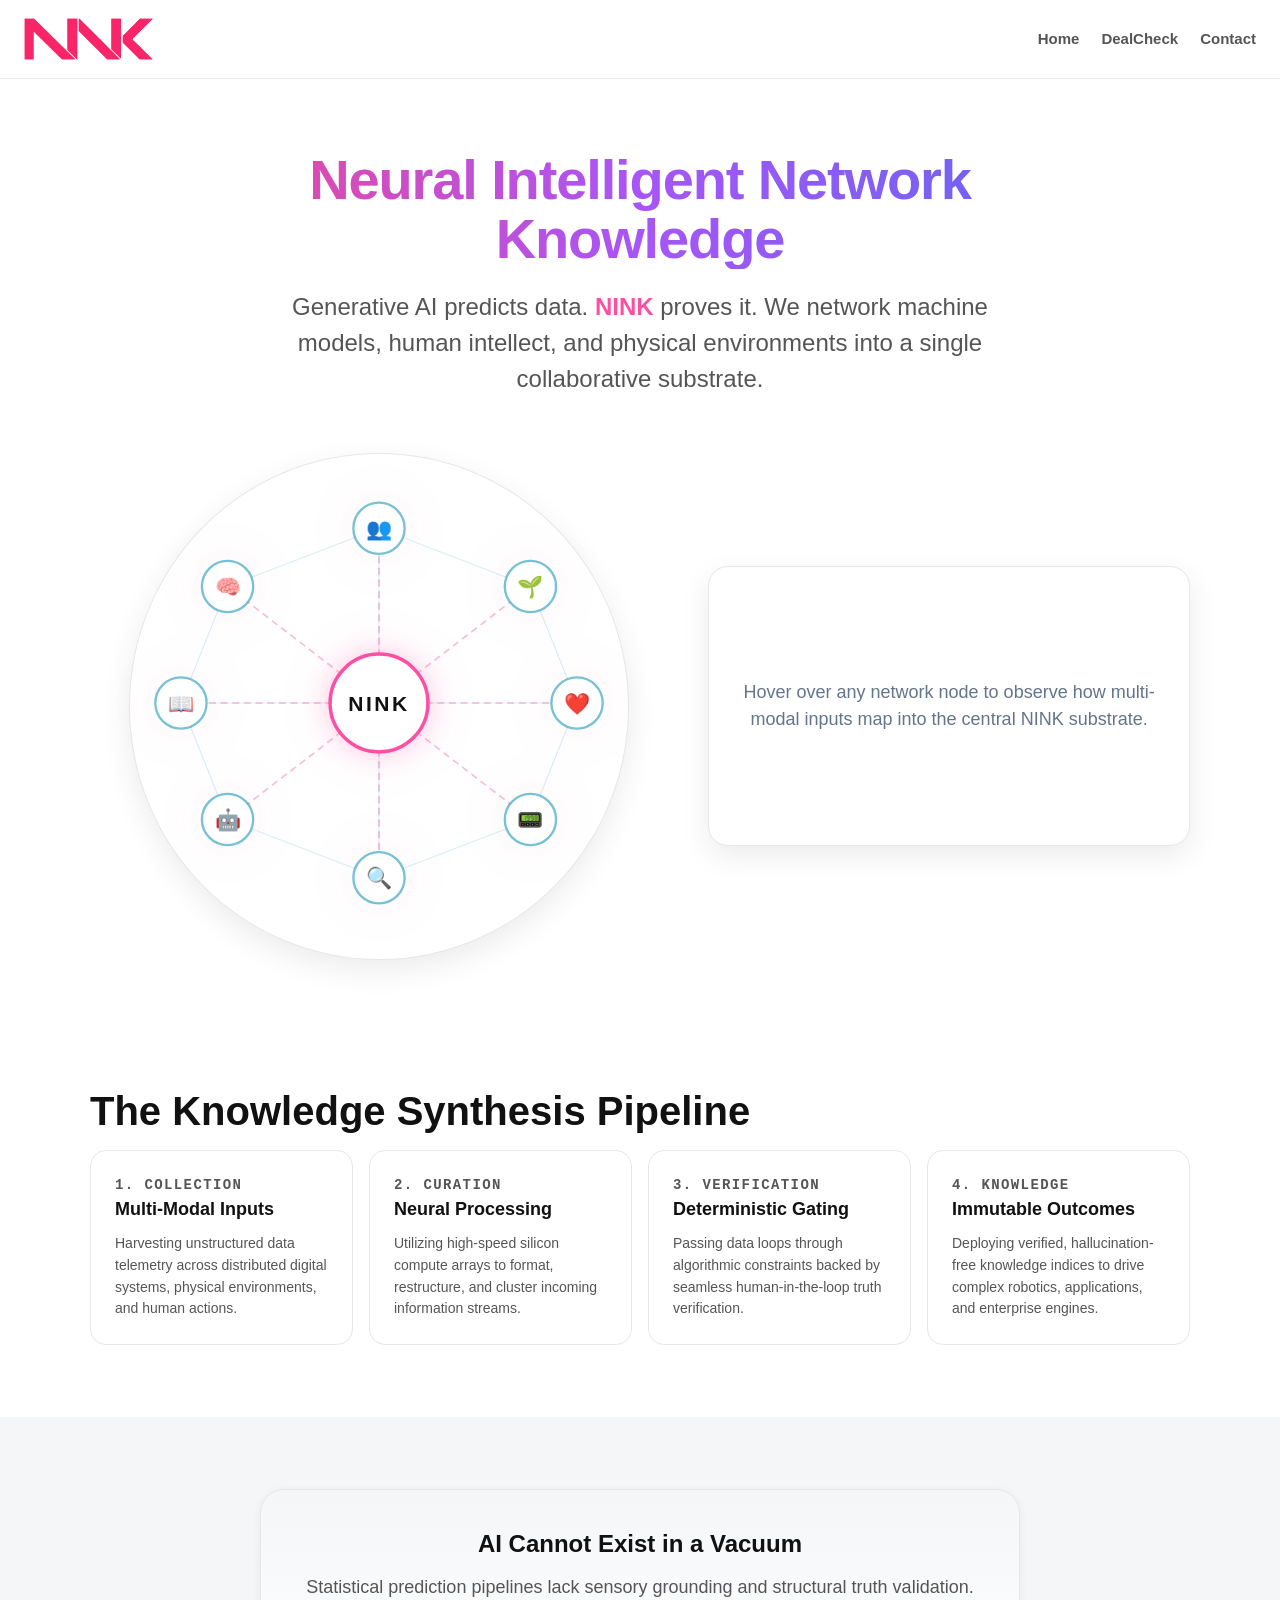
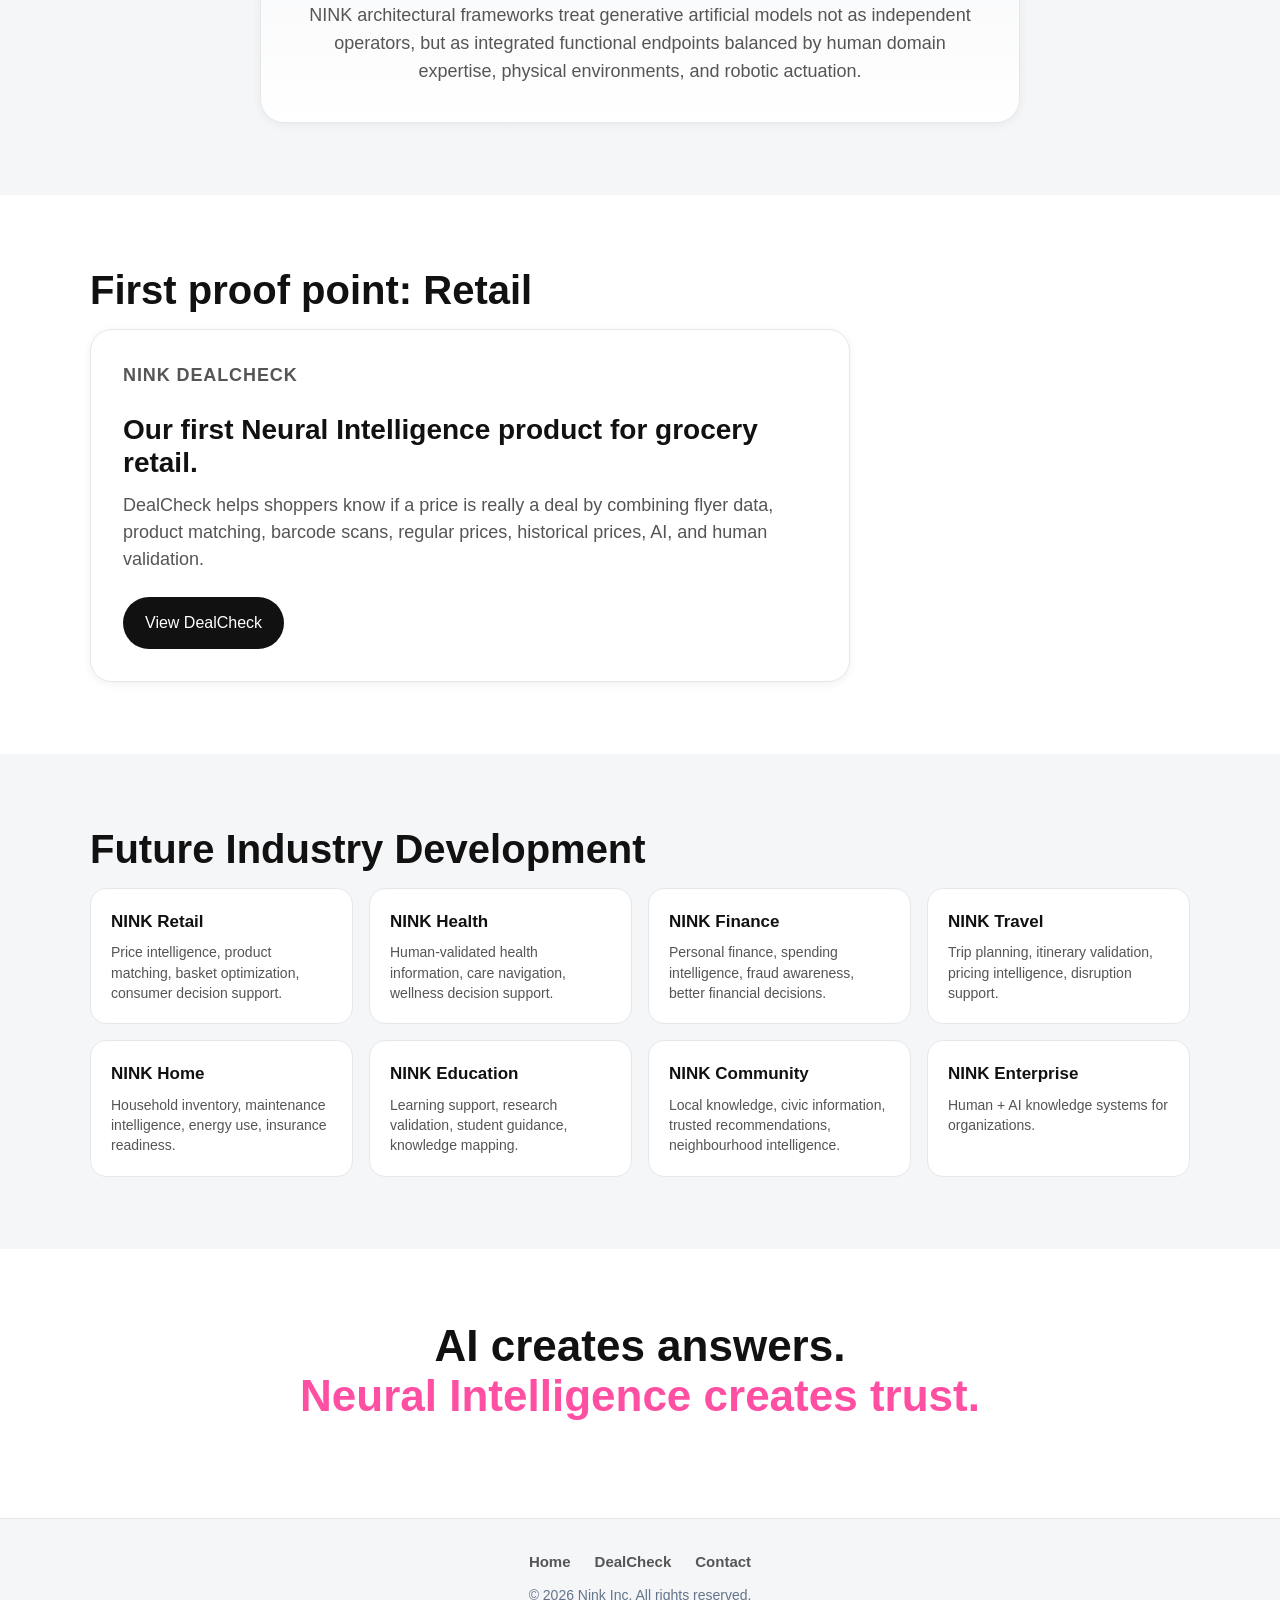
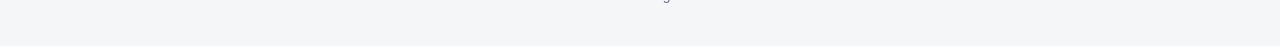
<file: index.html>
<!doctype html>
<html lang="en">
<head>
  <meta charset="utf-8">
  <meta name="viewport" content="width=device-width, initial-scale=1">
  <title>NINK — Neural Intelligence Networked Knowledge</title>
  <meta name="description" content="NINK builds trusted intelligence systems where humans, AI, and networks work together. AI predicts. Neural Intelligence validates.">
  <meta property="og:type" content="website">
  <meta property="og:title" content="NINK — Neural Intelligence Networked Knowledge">
  <meta property="og:description" content="Building trusted intelligence systems where humans, AI, and networks work together.">
  <meta property="og:image" content="https://www.nink.com/images/dealcheck-screenshot.png">
  <meta name="twitter:card" content="summary_large_image">
  <link rel="stylesheet" href="style.css?v=company-v4">
</head>
<body>
  <header class="site-header">
    <a class="logo" href="/"><img src="/images/nink-logo.png?v=4" alt="NINK" width="129" height="42"></a>
    <nav>
      <a href="/">Home</a>
      <a href="/dealcheck">DealCheck</a>
      <a href="/contact">Contact</a>
    </nav>
  </header>

  <main>
    <section class="landing-hero section-first">
      <div class="landing-hero-inner">
        <h1>Neural Intelligent Network Knowledge</h1>
        <p class="landing-hero-tagline">
          Generative AI predicts data. <strong>NINK</strong> proves it. We network machine models, human intellect, and physical environments into a single collaborative substrate.
        </p>
      </div>
    </section>

    <section class="network-section" aria-label="NINK network substrate">
      <div class="network-grid">
        <div class="network-diagram-wrap">
          <div class="network-diagram">
            <svg viewBox="0 0 400 400" role="img" aria-label="Interactive NINK network diagram">
              <g class="network-lines-muted">
                <line x1="200" y1="50" x2="330" y2="100" />
                <line x1="330" y1="100" x2="370" y2="200" />
                <line x1="370" y1="200" x2="330" y2="300" />
                <line x1="330" y1="300" x2="200" y2="350" />
                <line x1="200" y1="350" x2="70" y2="300" />
                <line x1="70" y1="300" x2="30" y2="200" />
                <line x1="30" y1="200" x2="70" y2="100" />
                <line x1="70" y1="100" x2="200" y2="50" />
                <line x1="200" y1="50" x2="200" y2="350" />
                <line x1="30" y1="200" x2="370" y2="200" />
              </g>
              <g class="network-lines-active">
                <line x1="200" y1="200" x2="200" y2="50" />
                <line x1="200" y1="200" x2="330" y2="100" />
                <line x1="200" y1="200" x2="370" y2="200" />
                <line x1="200" y1="200" x2="330" y2="300" />
                <line x1="200" y1="200" x2="200" y2="350" />
                <line x1="200" y1="200" x2="70" y2="300" />
                <line x1="200" y1="200" x2="30" y2="200" />
                <line x1="200" y1="200" x2="70" y2="100" />
              </g>
              <g transform="translate(200,200)">
                <circle r="42" class="network-hub-ring" />
                <text text-anchor="middle" dominant-baseline="central" class="network-hub-label">NINK</text>
              </g>
              <g id="network-nodes"></g>
            </svg>
          </div>
        </div>

        <div id="context-panel" class="context-panel">
          <p class="context-panel-default">
            Hover over any network node to observe how multi-modal inputs map into the central NINK substrate.
          </p>
        </div>
      </div>
    </section>

    <section class="section">
      <div class="section-inner">
        <h2>The Knowledge Synthesis Pipeline</h2>
        <div class="pipeline-grid">
          <article class="pipeline-card">
            <p class="pipeline-step">1. Collection</p>
            <h4>Multi-Modal Inputs</h4>
            <p>Harvesting unstructured data telemetry across distributed digital systems, physical environments, and human actions.</p>
          </article>
          <article class="pipeline-card">
            <p class="pipeline-step">2. Curation</p>
            <h4>Neural Processing</h4>
            <p>Utilizing high-speed silicon compute arrays to format, restructure, and cluster incoming information streams.</p>
          </article>
          <article class="pipeline-card">
            <p class="pipeline-step">3. Verification</p>
            <h4>Deterministic Gating</h4>
            <p>Passing data loops through algorithmic constraints backed by seamless human-in-the-loop truth verification.</p>
          </article>
          <article class="pipeline-card">
            <p class="pipeline-step">4. Knowledge</p>
            <h4>Immutable Outcomes</h4>
            <p>Deploying verified, hallucination-free knowledge indices to drive complex robotics, applications, and enterprise engines.</p>
          </article>
        </div>
      </div>
    </section>

    <section class="section section-muted">
      <div class="section-inner">
        <div class="vacuum-callout">
          <h3>AI Cannot Exist in a Vacuum</h3>
          <p>Statistical prediction pipelines lack sensory grounding and structural truth validation. NINK architectural frameworks treat generative artificial models not as independent operators, but as integrated functional endpoints balanced by human domain expertise, physical environments, and robotic actuation.</p>
        </div>
      </div>
    </section>

    <section class="section">
      <div class="section-inner">
        <h2>First proof point: Retail</h2>
        <article class="product-spotlight">
          <p class="product-label">NINK DealCheck</p>
          <h3>Our first Neural Intelligence product for grocery retail.</h3>
          <p>DealCheck helps shoppers know if a price is really a deal by combining flyer data, product matching, barcode scans, regular prices, historical prices, AI, and human validation.</p>
          <a class="button primary" href="/dealcheck">View DealCheck</a>
        </article>
      </div>
    </section>

    <section class="section section-muted">
      <div class="section-inner">
        <h2>Future Industry Development</h2>
        <div class="industry-grid">
          <article class="industry-card">
            <h3>NINK Retail</h3>
            <p>Price intelligence, product matching, basket optimization, consumer decision support.</p>
          </article>
          <article class="industry-card">
            <h3>NINK Health</h3>
            <p>Human-validated health information, care navigation, wellness decision support.</p>
          </article>
          <article class="industry-card">
            <h3>NINK Finance</h3>
            <p>Personal finance, spending intelligence, fraud awareness, better financial decisions.</p>
          </article>
          <article class="industry-card">
            <h3>NINK Travel</h3>
            <p>Trip planning, itinerary validation, pricing intelligence, disruption support.</p>
          </article>
          <article class="industry-card">
            <h3>NINK Home</h3>
            <p>Household inventory, maintenance intelligence, energy use, insurance readiness.</p>
          </article>
          <article class="industry-card">
            <h3>NINK Education</h3>
            <p>Learning support, research validation, student guidance, knowledge mapping.</p>
          </article>
          <article class="industry-card">
            <h3>NINK Community</h3>
            <p>Local knowledge, civic information, trusted recommendations, neighbourhood intelligence.</p>
          </article>
          <article class="industry-card">
            <h3>NINK Enterprise</h3>
            <p>Human + AI knowledge systems for organizations.</p>
          </article>
        </div>
      </div>
    </section>

    <section class="section closing-section">
      <div class="section-inner closing-inner">
        <p class="closing-line">AI creates answers.</p>
        <p class="closing-line closing-accent">Neural Intelligence creates trust.</p>
      </div>
    </section>
  </main>

  <footer class="site-footer">
    <nav class="footer-nav">
      <a href="/">Home</a>
      <a href="/dealcheck">DealCheck</a>
      <a href="/contact">Contact</a>
    </nav>
    <p class="copyright">© 2026 Nink Inc. All rights reserved.</p>
  </footer>

  <script src="network.js?v=1" defer></script>
</body>
</html>
</file>
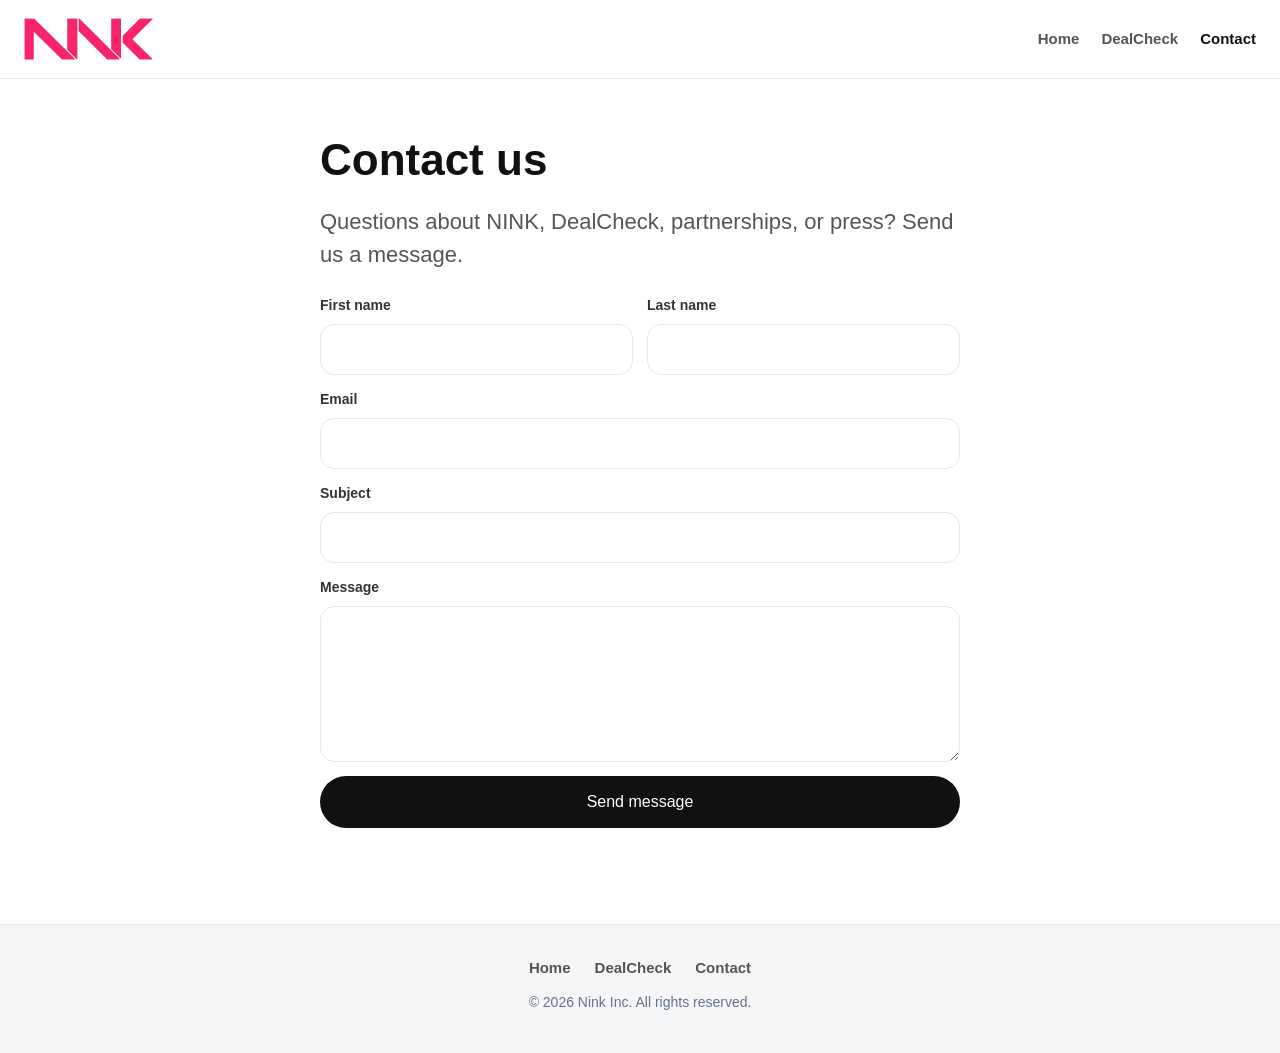
<file: contact.html>
<!doctype html>
<html lang="en">
<head>
  <meta charset="utf-8">
  <meta name="viewport" content="width=device-width, initial-scale=1">
  <title>Contact — NINK</title>
  <meta name="description" content="Contact Nink Inc.">
  <link rel="stylesheet" href="style.css?v=company-v3">
</head>
<body>
  <header class="site-header">
    <a class="logo" href="/"><img src="/images/nink-logo.png?v=4" alt="NINK" width="129" height="42"></a>
    <nav>
      <a href="/">Home</a>
      <a href="/dealcheck">DealCheck</a>
      <a href="/contact" class="active">Contact</a>
    </nav>
  </header>

  <main>
    <section class="section contact-page">
      <div class="section-inner contact-inner">
        <h1>Contact us</h1>
        <p class="section-lead">Questions about NINK, DealCheck, partnerships, or press? Send us a message.</p>
        <form id="contact-form" class="contact-form" novalidate>
          <div class="field-row">
            <label>
              First name
              <input type="text" name="first_name" autocomplete="given-name" required maxlength="80">
            </label>
            <label>
              Last name
              <input type="text" name="last_name" autocomplete="family-name" required maxlength="80">
            </label>
          </div>
          <label>
            Email
            <input type="email" name="email" autocomplete="email" required maxlength="254">
          </label>
          <label>
            Subject
            <input type="text" name="subject" required maxlength="120">
          </label>
          <label>
            Message
            <textarea name="message" rows="6" required maxlength="4000"></textarea>
          </label>
          <button class="button primary" type="submit">Send message</button>
        </form>
        <p id="contact-status" class="waitlist-status" hidden role="status"></p>
      </div>
    </section>
  </main>

  <footer class="site-footer">
    <nav class="footer-nav">
      <a href="/">Home</a>
      <a href="/dealcheck">DealCheck</a>
      <a href="/contact">Contact</a>
    </nav>
    <p class="copyright">© 2026 Nink Inc. All rights reserved.</p>
  </footer>

  <script src="contact.js"></script>
</body>
</html>
</file>
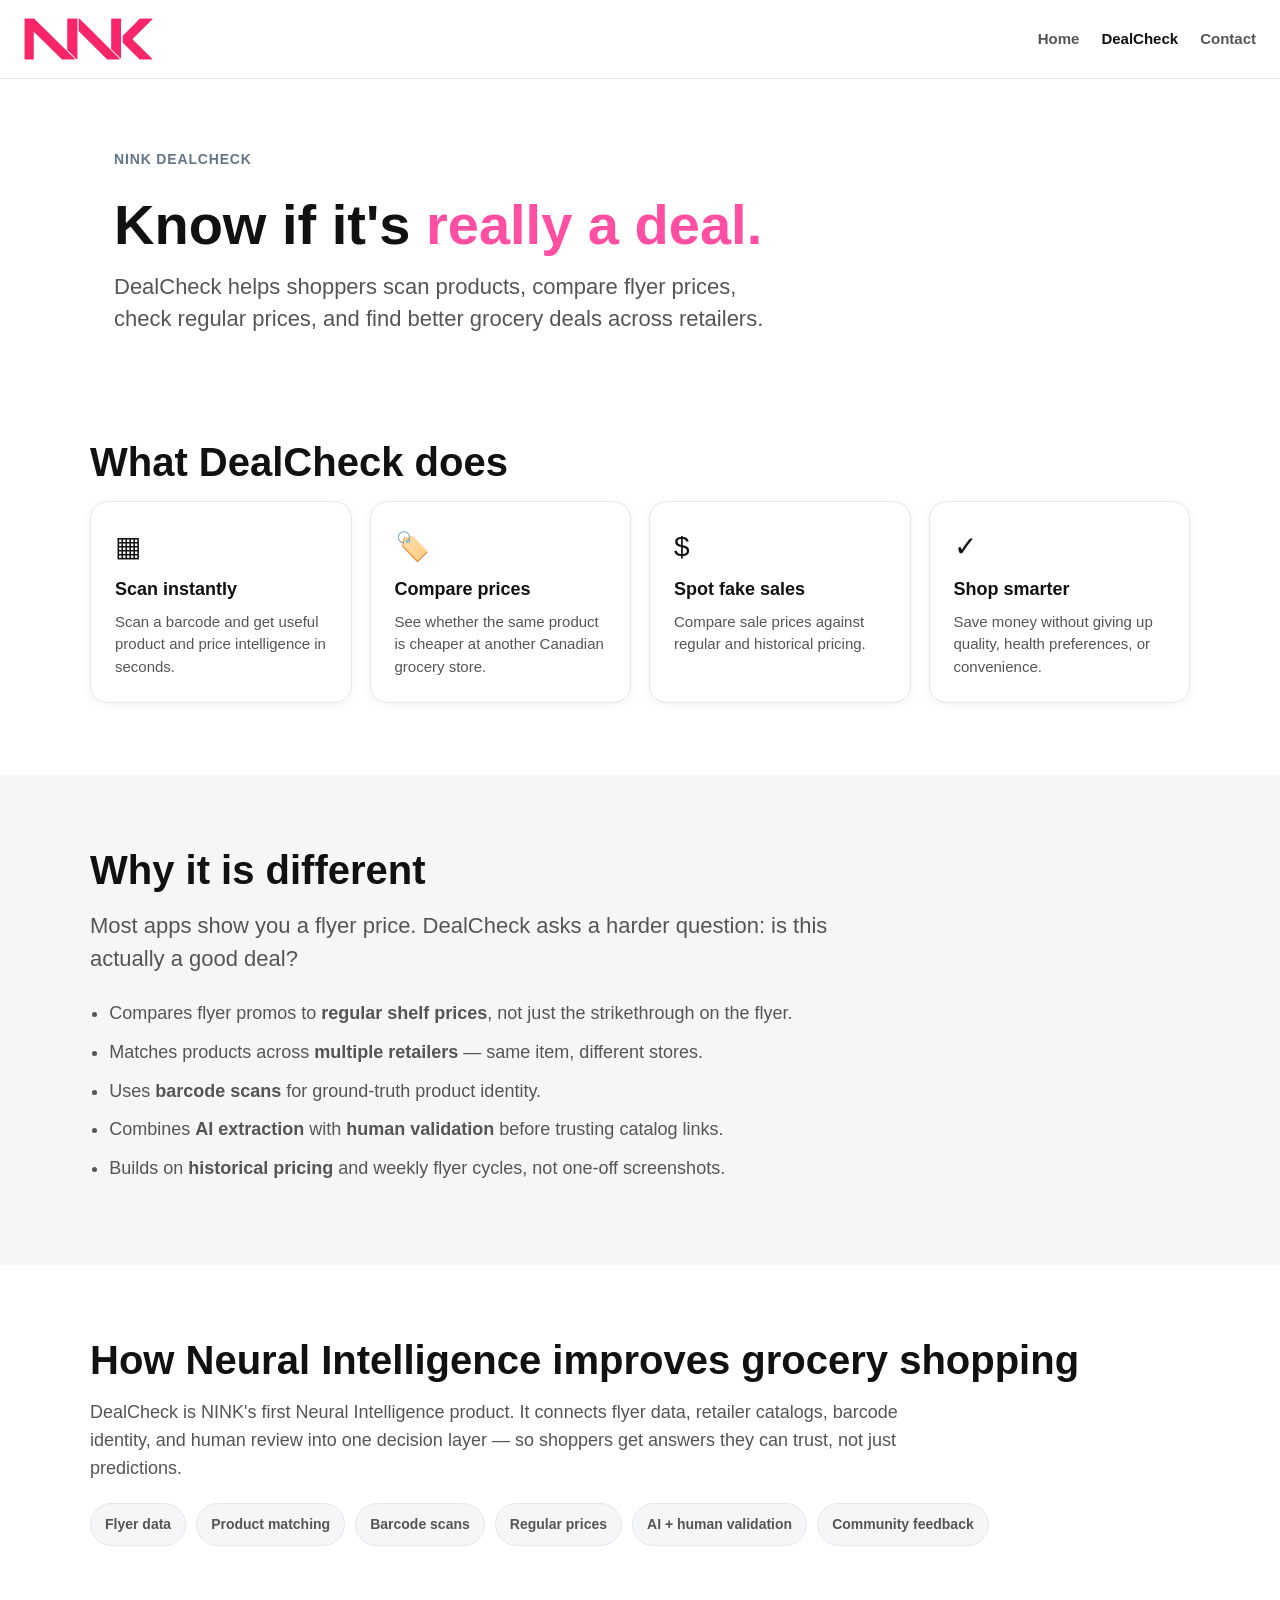
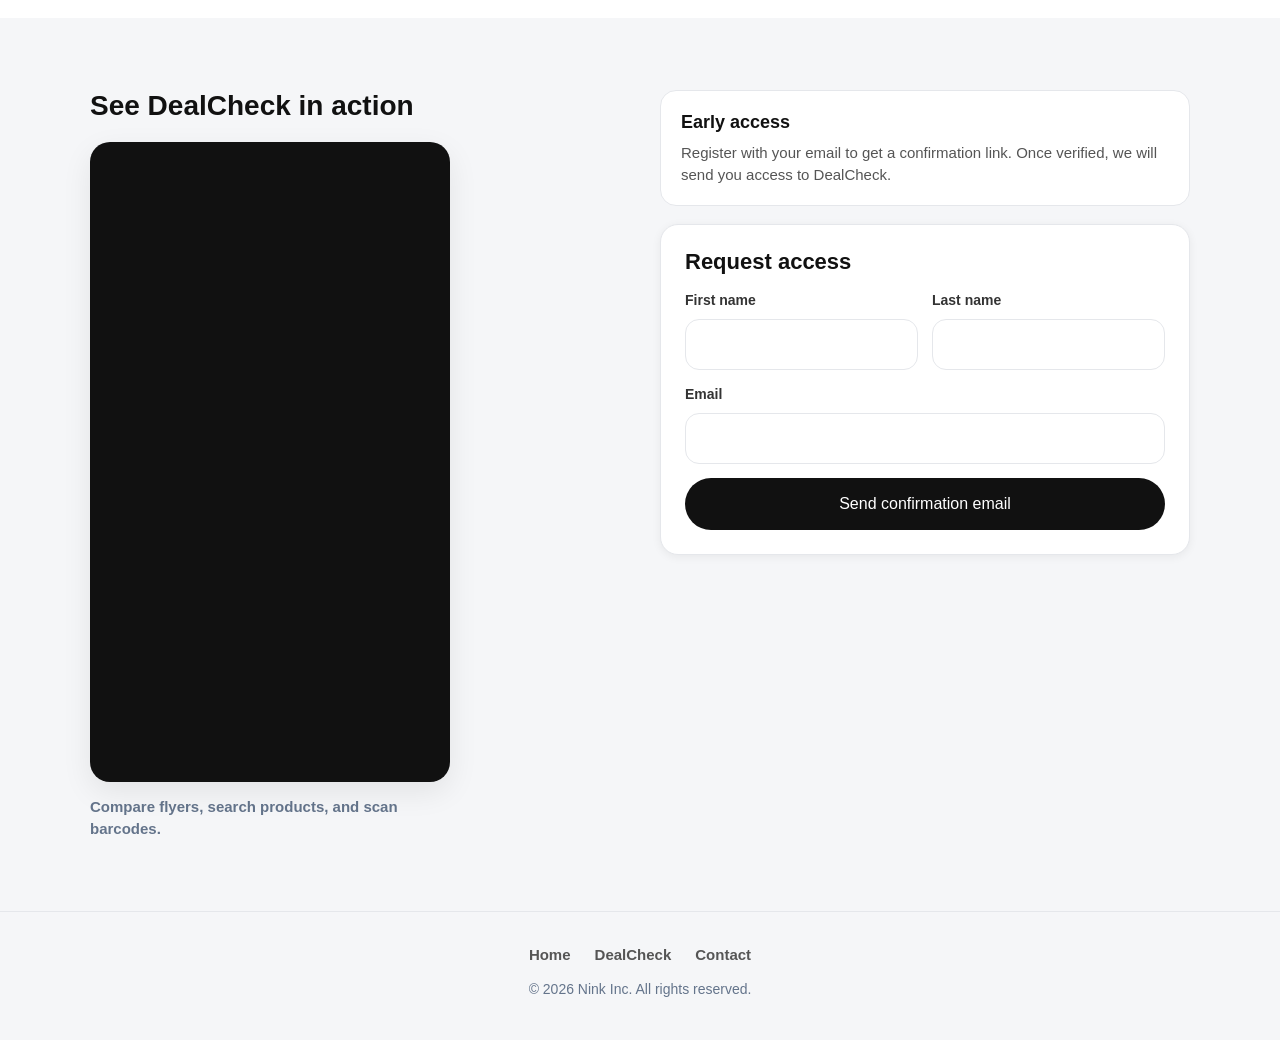
<file: dealcheck.html>
<!doctype html>
<html lang="en">
<head>
  <meta charset="utf-8">
  <meta name="viewport" content="width=device-width, initial-scale=1">
  <title>NINK DealCheck — Know if it's really a deal</title>
  <meta name="description" content="NINK DealCheck helps shoppers scan products, compare flyer prices, check regular prices, and find better grocery deals across retailers.">
  <meta property="og:type" content="website">
  <meta property="og:title" content="NINK DealCheck">
  <meta property="og:description" content="Scan, compare, and save on groceries. See whether a flyer deal is actually a deal.">
  <meta property="og:image" content="https://www.nink.com/images/dealcheck-screenshot.png">
  <meta name="twitter:card" content="summary_large_image">
  <link rel="stylesheet" href="style.css?v=company-v3">
</head>
<body>
  <header class="site-header">
    <a class="logo" href="/"><img src="/images/nink-logo.png?v=4" alt="NINK" width="129" height="42"></a>
    <nav>
      <a href="/">Home</a>
      <a href="/dealcheck" class="active">DealCheck</a>
      <a href="/contact">Contact</a>
    </nav>
  </header>

  <main>
    <section class="hero hero-product">
      <div class="hero-copy">
        <p class="eyebrow">NINK DealCheck</p>
        <h1>Know if it's <span>really a deal.</span></h1>
        <p class="lead">DealCheck helps shoppers scan products, compare flyer prices, check regular prices, and find better grocery deals across retailers.</p>
      </div>
    </section>

    <section id="what" class="section">
      <div class="section-inner">
        <h2>What DealCheck does</h2>
        <div class="features">
          <article>
            <div class="icon">▦</div>
            <h3>Scan instantly</h3>
            <p>Scan a barcode and get useful product and price intelligence in seconds.</p>
          </article>
          <article>
            <div class="icon">🏷️</div>
            <h3>Compare prices</h3>
            <p>See whether the same product is cheaper at another Canadian grocery store.</p>
          </article>
          <article>
            <div class="icon">$</div>
            <h3>Spot fake sales</h3>
            <p>Compare sale prices against regular and historical pricing.</p>
          </article>
          <article>
            <div class="icon">✓</div>
            <h3>Shop smarter</h3>
            <p>Save money without giving up quality, health preferences, or convenience.</p>
          </article>
        </div>
      </div>
    </section>

    <section id="different" class="section section-muted">
      <div class="section-inner">
        <h2>Why it is different</h2>
        <p class="section-lead">Most apps show you a flyer price. DealCheck asks a harder question: is this actually a good deal?</p>
        <ul class="bullet-list">
          <li>Compares flyer promos to <strong>regular shelf prices</strong>, not just the strikethrough on the flyer.</li>
          <li>Matches products across <strong>multiple retailers</strong> — same item, different stores.</li>
          <li>Uses <strong>barcode scans</strong> for ground-truth product identity.</li>
          <li>Combines <strong>AI extraction</strong> with <strong>human validation</strong> before trusting catalog links.</li>
          <li>Builds on <strong>historical pricing</strong> and weekly flyer cycles, not one-off screenshots.</li>
        </ul>
      </div>
    </section>

    <section id="neural" class="section">
      <div class="section-inner">
        <h2>How Neural Intelligence improves grocery shopping</h2>
        <p class="section-body">DealCheck is NINK's first Neural Intelligence product. It connects flyer data, retailer catalogs, barcode identity, and human review into one decision layer — so shoppers get answers they can trust, not just predictions.</p>
        <div class="ni-pillars">
          <span>Flyer data</span>
          <span>Product matching</span>
          <span>Barcode scans</span>
          <span>Regular prices</span>
          <span>AI + human validation</span>
          <span>Community feedback</span>
        </div>
      </div>
    </section>

    <section class="section section-video">
      <div class="section-inner video-signup-grid">
        <div id="video" class="hero-visual" aria-label="DealCheck promo video">
          <h2>See DealCheck in action</h2>
          <div class="promo-shorts-wrap">
            <div class="promo-shorts">
              <iframe
                src="https://www.youtube.com/embed/5iUbYX6hrE4?rel=0"
                title="Nink's DealCheck"
                allow="accelerometer; autoplay; clipboard-write; encrypted-media; gyroscope; picture-in-picture; web-share"
                allowfullscreen
              ></iframe>
            </div>
            <p class="promo-caption">Compare flyers, search products, and scan barcodes.</p>
          </div>
        </div>

        <div id="access" class="waitlist-block">
          <div class="coming-soon">
            <strong>Early access</strong>
            <p>Register with your email to get a confirmation link. Once verified, we will send you access to DealCheck.</p>
          </div>
          <section class="waitlist-panel" aria-labelledby="waitlist-heading">
            <h2 id="waitlist-heading">Request access</h2>
            <form id="waitlist-form" class="waitlist-form" novalidate>
              <div class="field-row">
                <label>
                  First name
                  <input type="text" name="first_name" autocomplete="given-name" required maxlength="80">
                </label>
                <label>
                  Last name
                  <input type="text" name="last_name" autocomplete="family-name" required maxlength="80">
                </label>
              </div>
              <label>
                Email
                <input type="email" name="email" autocomplete="email" required maxlength="254">
              </label>
              <button class="button primary" type="submit">Send confirmation email</button>
            </form>
            <p id="waitlist-status" class="waitlist-status" hidden role="status"></p>
          </section>
        </div>
      </div>
    </section>
  </main>

  <footer class="site-footer">
    <nav class="footer-nav">
      <a href="/">Home</a>
      <a href="/dealcheck">DealCheck</a>
      <a href="/contact">Contact</a>
    </nav>
    <p class="copyright">© 2026 Nink Inc. All rights reserved.</p>
  </footer>

  <script src="register.js"></script>
</body>
</html>
</file>
<file: style.css>
:root {
  --bg: #ffffff;
  --bg-muted: #f5f6f8;
  --surface: #fff;
  --ink: #111;
  --muted: #555;
  --subtle: #64748b;
  --accent: #ff4fa3;
  --accent-teal: #0891b2;
  --border: #e5e7eb;
  --shadow: 0 2px 10px rgba(0, 0, 0, 0.06);
  --shadow-lg: 0 10px 30px rgba(0, 0, 0, 0.08);
}

@keyframes fadeIn {
  from {
    opacity: 0;
    transform: translateY(4px);
  }
  to {
    opacity: 1;
    transform: translateY(0);
  }
}

@keyframes dash {
  to {
    stroke-dashoffset: -20;
  }
}

* {
  box-sizing: border-box;
}

body {
  margin: 0;
  font-family: Arial, Helvetica, sans-serif;
  background: var(--bg);
  color: var(--ink);
  line-height: 1.5;
}

a {
  text-decoration: none;
  color: inherit;
}

.site-header {
  display: flex;
  justify-content: space-between;
  align-items: center;
  padding: 18px 24px;
  background: var(--bg);
  border-bottom: 1px solid var(--border);
  position: sticky;
  top: 0;
  z-index: 20;
}

.site-header nav {
  display: flex;
  gap: 22px;
}

.site-header nav a {
  color: var(--muted);
  font-weight: 700;
  font-size: 15px;
}

.site-header nav a:hover,
.site-header nav a.active {
  color: var(--ink);
}

.logo {
  display: inline-flex;
  line-height: 0;
}

.logo img {
  display: block;
  height: 42px;
  width: auto;
}

.hero h1 span,
.closing-accent {
  color: var(--accent);
}

.section-first {
  padding-top: 56px;
}

.landing-hero {
  padding: 72px 24px 32px;
  text-align: center;
}

.landing-hero-inner {
  max-width: 900px;
  margin: 0 auto;
}

.landing-hero h1 {
  margin: 0 0 20px;
  font-size: clamp(32px, 6vw, 56px);
  font-weight: 900;
  line-height: 1.05;
  letter-spacing: -0.02em;
  background: linear-gradient(90deg, #ec4899, #a855f7, #6366f1);
  -webkit-background-clip: text;
  background-clip: text;
  color: transparent;
}

.landing-hero-tagline {
  margin: 0 auto;
  max-width: 720px;
  font-size: clamp(18px, 2.5vw, 24px);
  line-height: 1.5;
  color: var(--muted);
  font-weight: 500;
}

.landing-hero-tagline strong {
  color: var(--accent);
}

.network-section {
  padding: 24px 24px 56px;
}

.network-grid {
  max-width: 1100px;
  margin: 0 auto;
  display: grid;
  grid-template-columns: 1.2fr 1fr;
  gap: 40px;
  align-items: center;
}

.network-diagram-wrap {
  display: flex;
  justify-content: center;
}

.network-diagram {
  width: min(100%, 500px);
  aspect-ratio: 1;
  padding: 16px;
  border-radius: 50%;
  background: var(--bg);
  border: 1px solid var(--border);
  box-shadow: var(--shadow-lg);
}

.network-diagram svg {
  width: 100%;
  height: 100%;
  filter: drop-shadow(0 0 24px rgba(236, 72, 153, 0.08));
}

.network-lines-muted {
  stroke: rgba(8, 145, 178, 0.18);
  stroke-width: 1;
  opacity: 0.85;
}

.network-lines-active {
  stroke: rgba(236, 72, 153, 0.35);
  stroke-width: 1.5;
  stroke-dasharray: 6 4;
  animation: dash 2s linear infinite;
}

.network-hub-ring {
  fill: var(--bg);
  stroke: var(--accent);
  stroke-width: 3;
  filter: drop-shadow(0 0 12px rgba(255, 79, 163, 0.25));
}

.network-hub-label {
  fill: var(--ink);
  font-weight: 900;
  font-size: 18px;
  letter-spacing: 0.12em;
}

.network-node {
  cursor: pointer;
  outline: none;
}

.network-node-circle {
  fill: var(--surface);
  stroke: rgba(8, 145, 178, 0.55);
  stroke-width: 2;
  transition: fill 0.2s ease, stroke 0.2s ease, filter 0.2s ease;
}

.network-node:hover .network-node-circle,
.network-node:focus-visible .network-node-circle,
.network-node-circle--active {
  fill: #f0fdfa;
  stroke: var(--accent-teal);
  stroke-width: 2.5;
  filter: drop-shadow(0 0 8px rgba(8, 145, 178, 0.35));
}

.network-node-icon {
  font-size: 18px;
  user-select: none;
  pointer-events: none;
}

.context-panel {
  min-height: 280px;
  padding: 28px;
  border-radius: 20px;
  border: 1px solid var(--border);
  background: var(--surface);
  box-shadow: var(--shadow-lg);
  display: flex;
  flex-direction: column;
  justify-content: center;
  transition: border-color 0.2s ease;
}

.context-panel-default {
  margin: 0;
  text-align: center;
  color: var(--subtle);
  font-size: 18px;
  line-height: 1.5;
  font-weight: 500;
}

.context-panel-content--active {
  animation: fadeIn 0.3s ease-out forwards;
}

.context-panel-head {
  display: flex;
  align-items: center;
  gap: 12px;
  margin-bottom: 12px;
}

.context-panel-icon {
  font-size: 32px;
  line-height: 1;
}

.context-panel-content h3 {
  margin: 0;
  font-size: 24px;
  color: var(--accent-teal);
}

.context-panel-content p {
  margin: 0;
  color: var(--muted);
  font-size: 18px;
  line-height: 1.55;
}

.context-panel-status {
  margin-top: 16px !important;
  font-size: 11px !important;
  font-weight: 800;
  letter-spacing: 0.12em;
  text-transform: uppercase;
  color: var(--accent) !important;
}

.pipeline-grid {
  display: grid;
  grid-template-columns: repeat(4, 1fr);
  gap: 16px;
}

.pipeline-card {
  background: var(--surface);
  border: 1px solid var(--border);
  border-radius: 16px;
  padding: 24px;
  transition: border-color 0.2s ease, box-shadow 0.2s ease;
}

.pipeline-card:hover {
  border-color: #d1d5db;
  box-shadow: var(--shadow);
}

.pipeline-step {
  margin: 0 0 10px;
  font-size: 11px;
  font-weight: 800;
  letter-spacing: 0.1em;
  text-transform: uppercase;
  color: var(--accent);
  font-family: ui-monospace, SFMono-Regular, Menlo, Consolas, monospace;
}

.pipeline-card h4 {
  margin: 0 0 10px;
  font-size: 18px;
  color: var(--ink);
}

.pipeline-card p {
  margin: 0;
  font-size: 14px;
  line-height: 1.55;
  color: var(--muted);
}

.vacuum-callout {
  max-width: 760px;
  margin: 0 auto;
  padding: 36px 32px;
  border-radius: 24px;
  border: 1px solid var(--border);
  background: linear-gradient(180deg, var(--bg-muted) 0%, var(--bg) 100%);
  text-align: center;
  box-shadow: var(--shadow);
}

.vacuum-callout h3 {
  margin: 0 0 12px;
  font-size: 24px;
  color: var(--ink);
}

.vacuum-callout p {
  margin: 0;
  font-size: 18px;
  line-height: 1.55;
  color: var(--muted);
}

.section {
  padding: 72px 24px;
}

.section-muted {
  background: var(--bg-muted);
}

.section-inner {
  max-width: 1100px;
  margin: 0 auto;
}

.section h2 {
  font-size: clamp(28px, 4vw, 40px);
  margin: 0 0 16px;
  line-height: 1.15;
}

.section-lead {
  font-size: clamp(18px, 2.2vw, 22px);
  color: var(--muted);
  max-width: 760px;
  margin: 0 0 24px;
  line-height: 1.5;
}

.section-body {
  font-size: 18px;
  color: var(--muted);
  max-width: 820px;
  margin: 0;
  line-height: 1.55;
}

.section-note {
  color: var(--subtle);
  font-size: 15px;
  font-weight: 600;
  margin: 0 0 24px;
}

.hero-company {
  padding: 88px 24px 72px;
  max-width: 900px;
  margin: 0 auto;
  text-align: left;
}

.hero-company h1 {
  font-size: clamp(56px, 10vw, 96px);
  line-height: 0.95;
  margin: 12px 0 20px;
  letter-spacing: 0.06em;
}

.hero-tagline {
  font-size: clamp(20px, 3vw, 28px);
  color: var(--muted);
  max-width: 720px;
  margin: 0 0 32px;
  line-height: 1.45;
}

.hero-actions {
  display: flex;
  flex-wrap: wrap;
  gap: 14px;
}

.hero-product {
  padding: 56px 24px 32px;
  max-width: 1100px;
  margin: 0 auto;
}

.hero-product h1 {
  font-size: clamp(36px, 6vw, 56px);
  line-height: 1.05;
  margin: 12px 0 16px;
}

.eyebrow {
  display: inline-block;
  color: var(--subtle);
  font-weight: 800;
  font-size: 14px;
  letter-spacing: 0.06em;
  text-transform: uppercase;
}

.lead {
  font-size: clamp(18px, 2.5vw, 22px);
  line-height: 1.45;
  max-width: 680px;
  color: var(--muted);
  margin: 0;
}

.button {
  padding: 14px 22px;
  border-radius: 999px;
  font-weight: 800;
  display: inline-block;
  border: 0;
  cursor: pointer;
  font: inherit;
}

.button:disabled {
  opacity: 0.65;
  cursor: not-allowed;
}

.primary {
  background: var(--ink);
  color: #fff;
}

.secondary {
  background: var(--surface);
  border: 2px solid var(--ink);
  color: var(--ink);
}

.ni-compare {
  display: grid;
  grid-template-columns: 1fr 1fr;
  gap: 18px;
  margin: 28px 0;
}

.ni-card {
  background: var(--surface);
  border: 1px solid var(--border);
  border-radius: 18px;
  padding: 24px;
  box-shadow: var(--shadow);
}

.ni-card h3 {
  margin: 0 0 8px;
  font-size: 20px;
}

.ni-card p {
  margin: 0;
  color: var(--muted);
}

.ni-card-accent {
  border-color: rgba(255, 79, 163, 0.35);
}

.product-spotlight {
  background: var(--surface);
  border: 1px solid var(--border);
  border-radius: 22px;
  padding: 32px;
  box-shadow: var(--shadow);
  max-width: 760px;
}

.product-label {
  color: var(--accent);
  font-weight: 800;
  font-size: 14px;
  letter-spacing: 0.05em;
  text-transform: uppercase;
  margin: 0 0 8px;
}

.product-spotlight h3 {
  margin: 0 0 12px;
  font-size: 28px;
  line-height: 1.2;
}

.product-spotlight p {
  margin: 0 0 24px;
  color: var(--muted);
  font-size: 18px;
  line-height: 1.5;
}

.industry-grid {
  display: grid;
  grid-template-columns: repeat(4, 1fr);
  gap: 16px;
}

.industry-card {
  background: var(--surface);
  border: 1px solid var(--border);
  border-radius: 16px;
  padding: 20px;
}

.industry-card h3 {
  margin: 0 0 8px;
  font-size: 17px;
}

.industry-card p {
  margin: 0;
  color: var(--muted);
  font-size: 14px;
  line-height: 1.45;
}

.steps-list {
  margin: 0;
  padding: 0;
  list-style: none;
  display: grid;
  gap: 14px;
  max-width: 520px;
}

.steps-list li {
  background: var(--surface);
  border: 1px solid var(--border);
  border-radius: 14px;
  padding: 16px 18px;
  font-size: 18px;
  color: var(--muted);
}

.steps-list strong {
  color: var(--ink);
}

.closing-section {
  padding-bottom: 96px;
}

.closing-inner {
  text-align: center;
}

.closing-line {
  font-size: clamp(28px, 5vw, 44px);
  font-weight: 900;
  margin: 0;
  line-height: 1.15;
}

.features {
  display: grid;
  grid-template-columns: repeat(4, 1fr);
  gap: 18px;
}

.features article {
  background: var(--surface);
  padding: 24px;
  border-radius: 18px;
  border: 1px solid var(--border);
  box-shadow: var(--shadow);
}

.features .icon {
  font-size: 28px;
  margin-bottom: 8px;
}

.features h3 {
  margin: 0 0 8px;
  font-size: 18px;
}

.features p {
  margin: 0;
  color: var(--muted);
  line-height: 1.5;
  font-size: 15px;
}

.bullet-list {
  margin: 0;
  padding-left: 1.2rem;
  max-width: 760px;
  color: var(--muted);
  font-size: 18px;
  line-height: 1.6;
}

.bullet-list li {
  margin-bottom: 10px;
}

.ni-pillars {
  display: flex;
  flex-wrap: wrap;
  gap: 10px;
  margin-top: 20px;
}

.ni-pillars span {
  background: var(--bg-muted);
  border: 1px solid var(--border);
  border-radius: 999px;
  padding: 10px 14px;
  font-size: 14px;
  font-weight: 700;
  color: var(--muted);
}

.section-video {
  background: var(--bg-muted);
}

.video-signup-grid {
  display: grid;
  grid-template-columns: 1fr 1fr;
  gap: 40px;
  align-items: start;
}

.hero-visual h2 {
  margin: 0 0 20px;
  font-size: 28px;
}

.promo-shorts-wrap {
  width: min(100%, 360px);
}

.promo-shorts {
  position: relative;
  width: 100%;
  padding-bottom: 177.78%;
  height: 0;
  overflow: hidden;
  border-radius: 20px;
  background: var(--ink);
  box-shadow: var(--shadow-lg);
}

.promo-shorts iframe {
  position: absolute;
  inset: 0;
  width: 100%;
  height: 100%;
  border: 0;
}

.promo-caption {
  margin: 14px 0 0;
  color: var(--subtle);
  font-size: 15px;
  font-weight: 600;
  line-height: 1.45;
}

.coming-soon {
  margin: 0 0 18px;
  padding: 18px 20px;
  border-radius: 16px;
  background: var(--surface);
  border: 1px solid var(--border);
}

.coming-soon strong {
  display: block;
  font-size: 18px;
  margin-bottom: 6px;
}

.coming-soon p {
  margin: 0;
  color: var(--muted);
  line-height: 1.5;
  font-size: 15px;
}

.waitlist-panel {
  padding: 24px;
  border-radius: 18px;
  background: var(--surface);
  border: 1px solid var(--border);
  box-shadow: var(--shadow);
}

.waitlist-panel h2 {
  margin: 0 0 16px;
  font-size: 22px;
}

.waitlist-form,
.contact-form {
  display: grid;
  gap: 14px;
}

.field-row {
  display: grid;
  grid-template-columns: 1fr 1fr;
  gap: 14px;
}

.waitlist-form label,
.contact-form label {
  display: grid;
  gap: 8px;
  font-weight: 700;
  font-size: 14px;
  color: #333;
}

.waitlist-form input,
.contact-form input,
.contact-form textarea {
  padding: 14px 16px;
  border: 1px solid var(--border);
  border-radius: 14px;
  font: inherit;
  background: var(--surface);
}

.waitlist-form input:focus,
.contact-form input:focus,
.contact-form textarea:focus {
  outline: 3px solid rgba(255, 79, 163, 0.35);
  outline-offset: 2px;
  border-color: var(--accent);
}

.waitlist-status {
  margin: 14px 0 0;
  padding: 14px 16px;
  border-radius: 14px;
  font-weight: 700;
}

.waitlist-status.success {
  background: #ecfdf5;
  color: #047857;
}

.waitlist-status.error {
  background: #fef2f2;
  color: #b91c1c;
}

.contact-page {
  padding-top: 48px;
  padding-bottom: 96px;
}

.contact-inner {
  max-width: 640px;
}

.contact-inner h1 {
  margin: 0 0 12px;
  font-size: clamp(32px, 5vw, 44px);
}

.site-footer {
  padding: 32px 24px 40px;
  background: var(--bg-muted);
  border-top: 1px solid var(--border);
  text-align: center;
}

.footer-nav {
  display: flex;
  justify-content: center;
  gap: 24px;
  margin-bottom: 12px;
}

.footer-nav a {
  color: var(--muted);
  font-weight: 700;
  font-size: 15px;
}

.footer-nav a:hover {
  color: var(--ink);
}

.copyright {
  margin: 0;
  color: var(--subtle);
  font-size: 14px;
}

.verify-page {
  padding: 40px 24px 100px;
  max-width: 640px;
  margin: 0 auto;
}

.verify-card {
  padding: 28px;
  border-radius: 20px;
  background: var(--surface);
  border: 1px solid var(--border);
  box-shadow: var(--shadow-lg);
}

.verify-card h1 {
  margin-top: 0;
}

.verify-card p {
  color: var(--muted);
  line-height: 1.5;
  font-size: 18px;
}

@media (max-width: 1000px) {
  .industry-grid {
    grid-template-columns: repeat(2, 1fr);
  }

  .features {
    grid-template-columns: repeat(2, 1fr);
  }

  .video-signup-grid {
    grid-template-columns: 1fr;
  }

  .ni-compare {
    grid-template-columns: 1fr;
  }

  .network-grid {
    grid-template-columns: 1fr;
  }

  .pipeline-grid {
    grid-template-columns: repeat(2, 1fr);
  }
}

@media (max-width: 700px) {
  .site-header,
  .section,
  .hero-company,
  .hero-product,
  .site-footer,
  .verify-page {
    padding-left: 16px;
    padding-right: 16px;
  }

  .site-header nav {
    gap: 14px;
  }

  .industry-grid,
  .features,
  .pipeline-grid {
    grid-template-columns: 1fr;
  }

  .landing-hero {
    padding-top: 48px;
  }

  .field-row {
    grid-template-columns: 1fr;
  }

  .hero-actions {
    flex-direction: column;
    align-items: stretch;
  }

  .hero-actions .button {
    text-align: center;
  }
}
</file>
